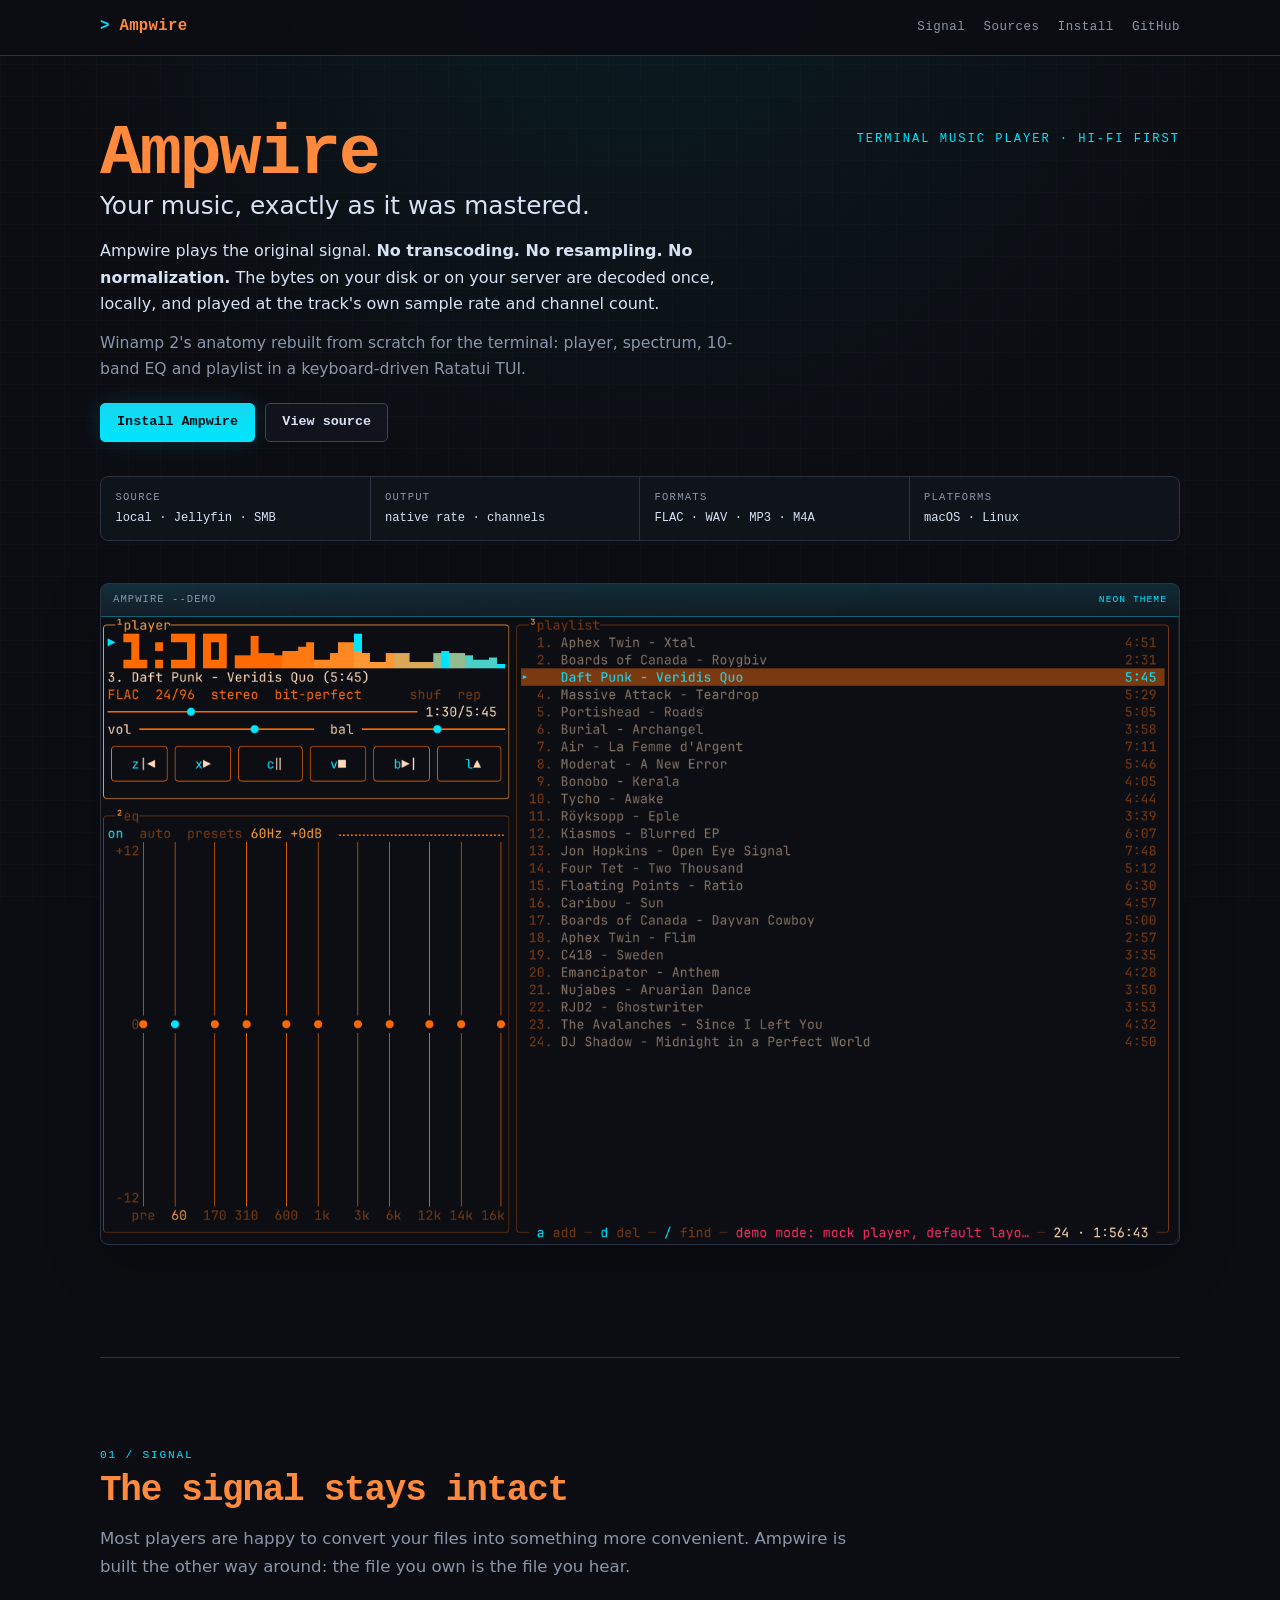
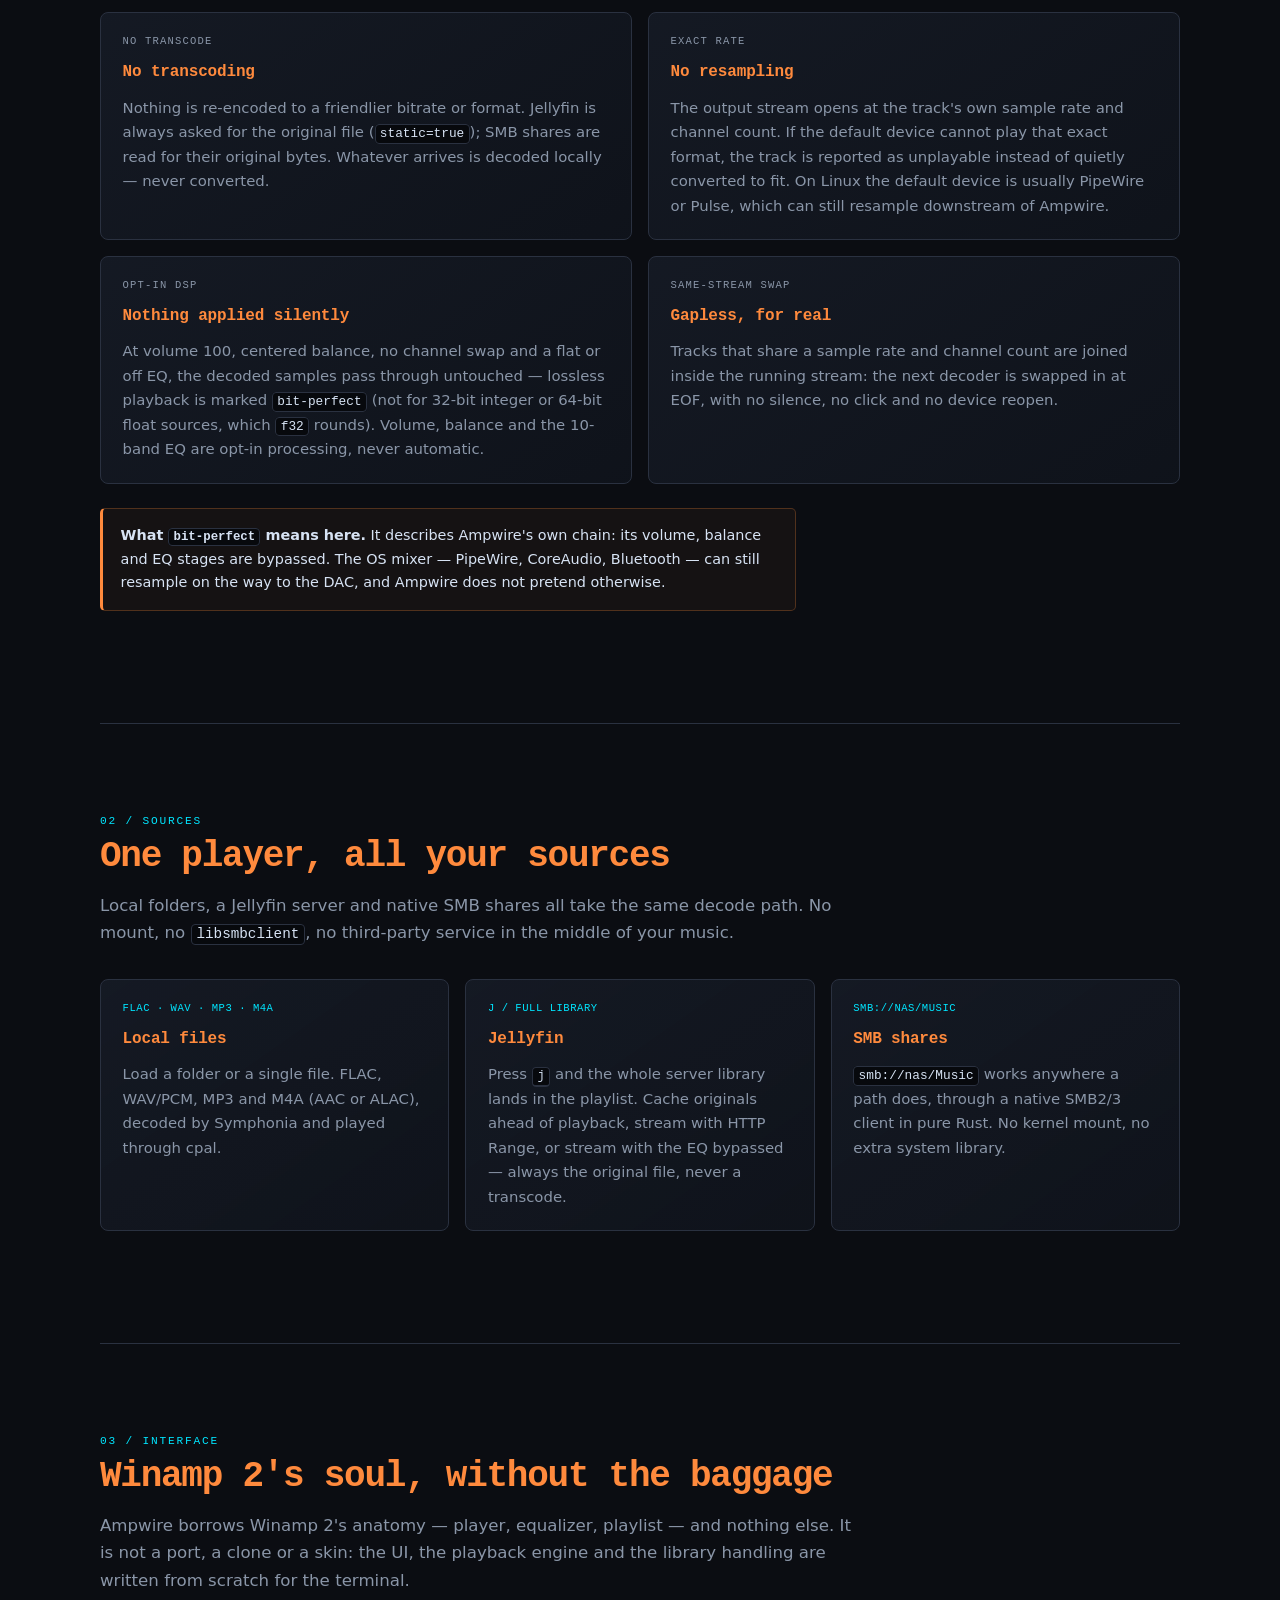
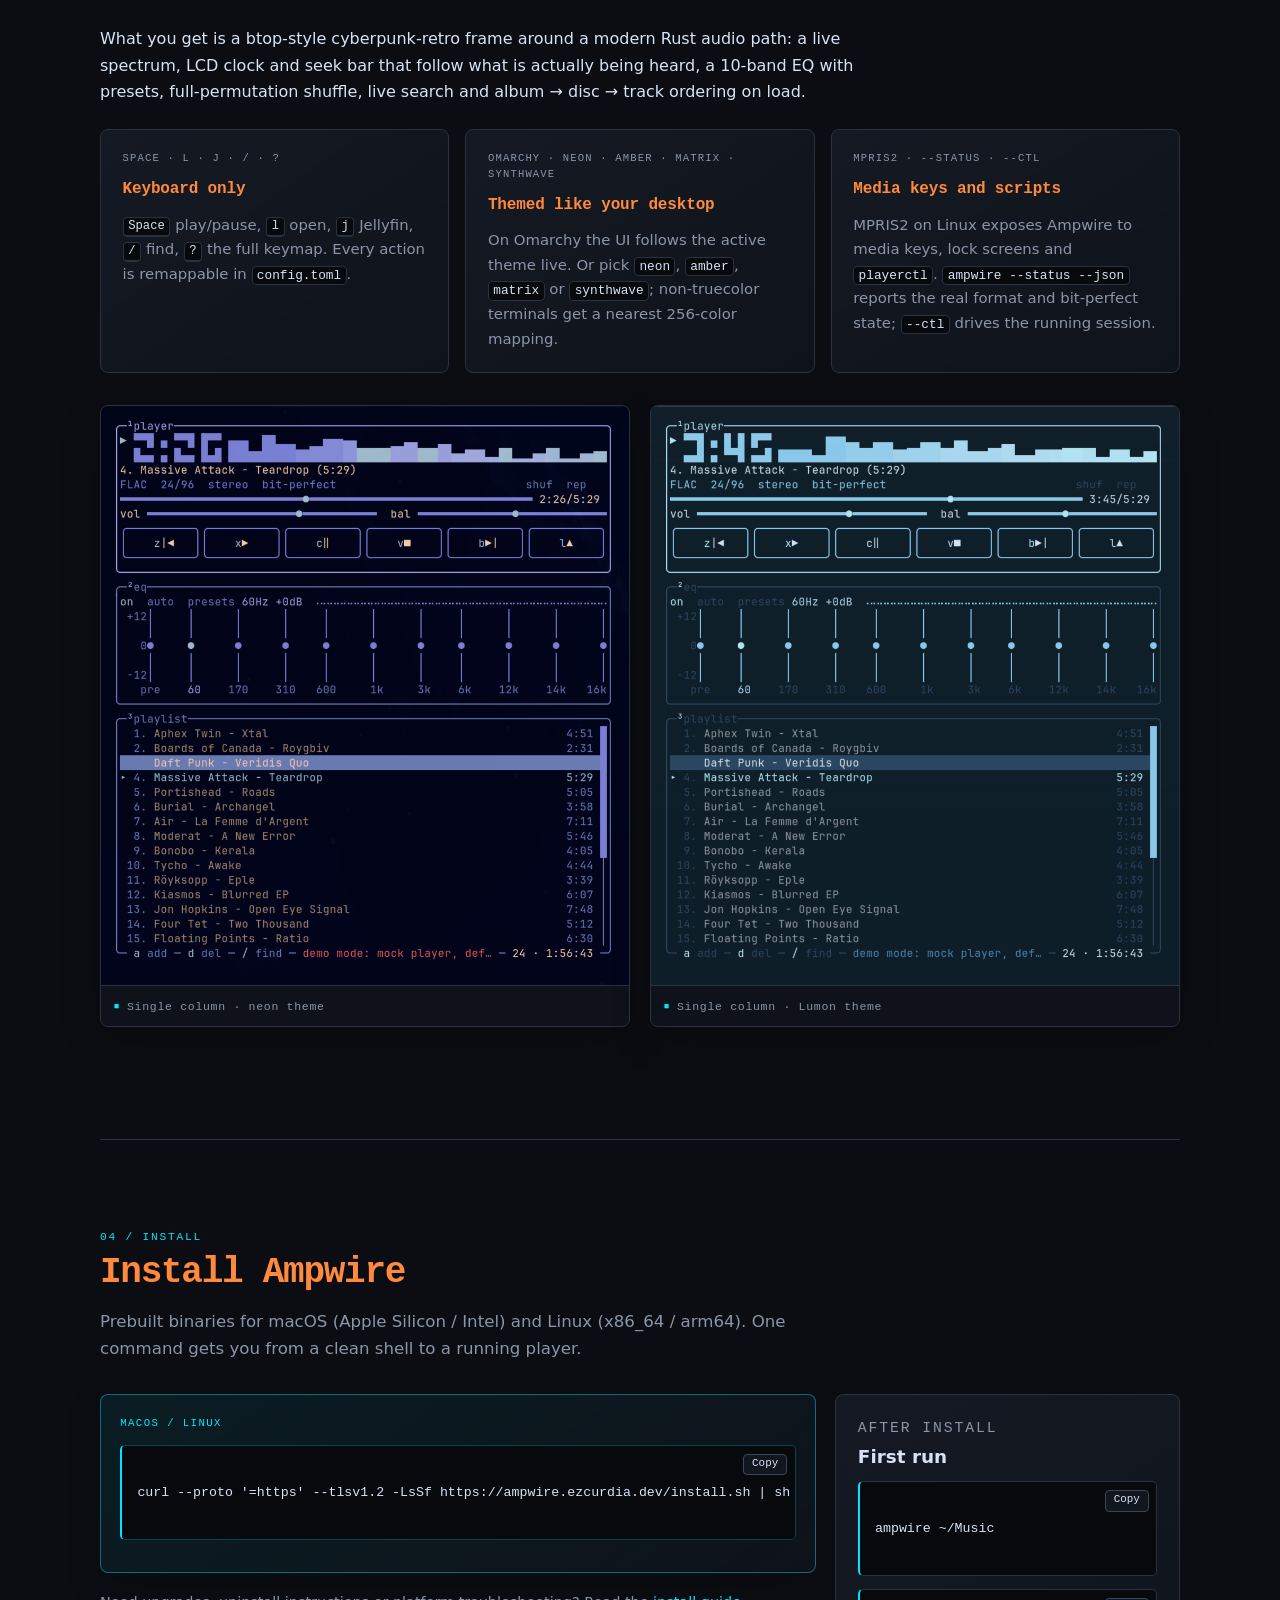
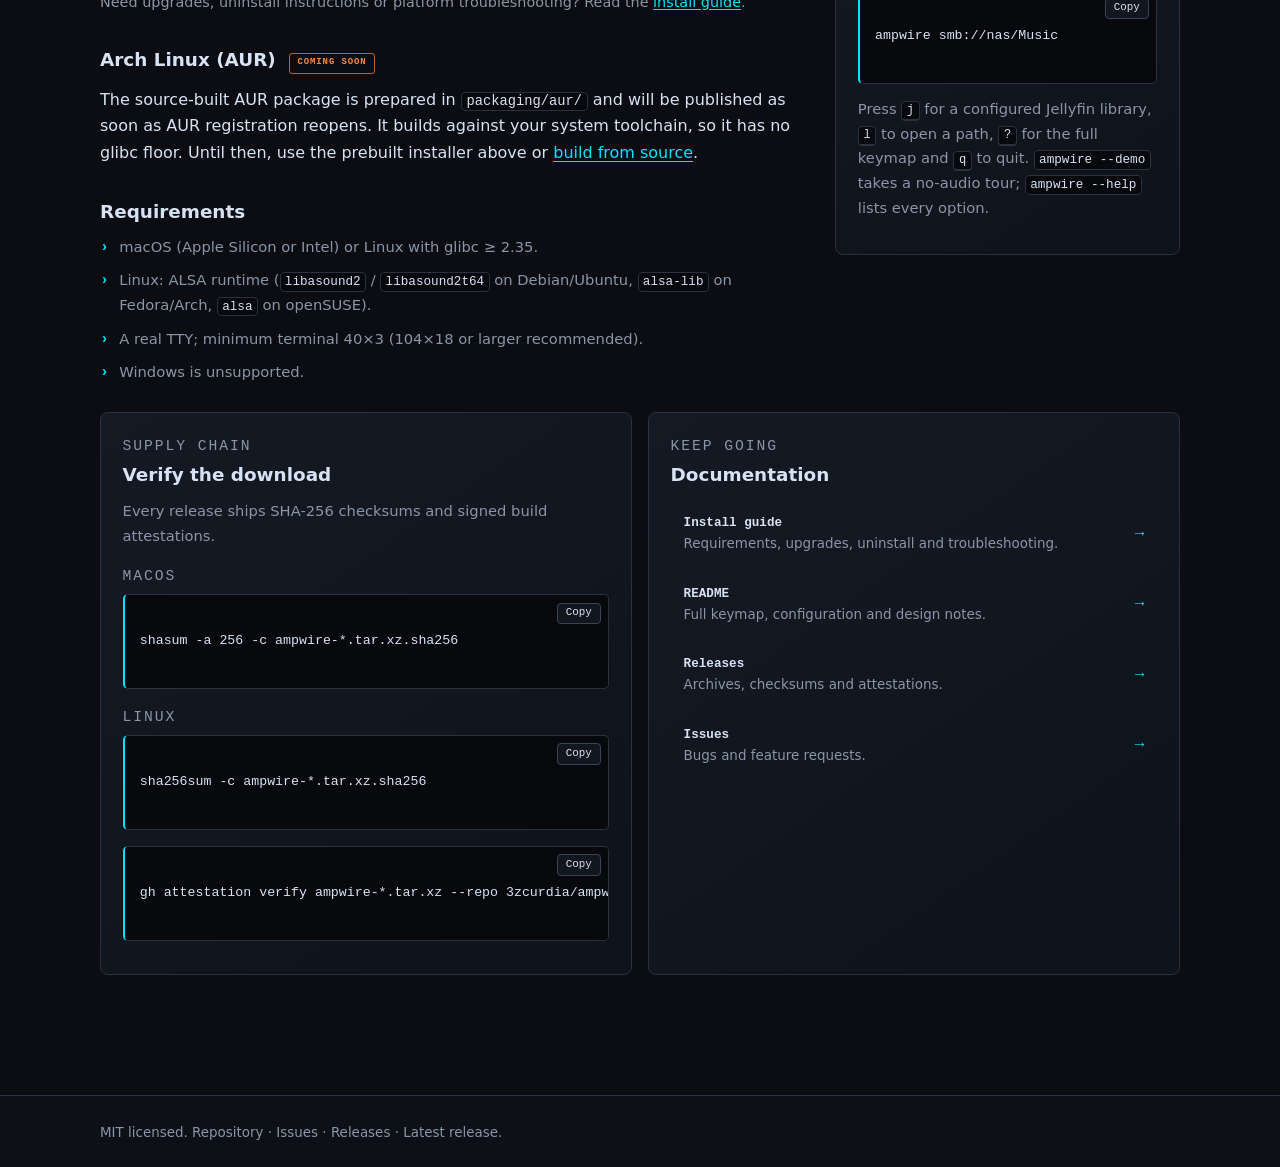
<file: docs/index.html>
<!DOCTYPE html>
<html lang="en">
<head>
  <meta charset="utf-8">
  <meta name="viewport" content="width=device-width, initial-scale=1">
  <meta name="theme-color" content="#0b0d12">
  <title>Ampwire — bit-perfect music in your terminal</title>
  <meta name="description" content="A terminal music player for hi-fi listening. No transcoding, no resampling, no normalization: your music decoded once, locally, and played at its native sample rate and channel count.">
  <link rel="canonical" href="https://ampwire.ezcurdia.dev/">
  <meta property="og:title" content="Ampwire — bit-perfect music in your terminal">
  <meta property="og:description" content="No transcoding. No resampling. No normalization. A Winamp 2-inspired terminal player for people who care about the signal.">
  <meta property="og:image" content="https://ampwire.ezcurdia.dev/images/neon.png">
  <meta property="og:image:alt" content="Ampwire terminal interface showing the player, spectrum, equalizer and playlist panels">
  <meta property="og:url" content="https://ampwire.ezcurdia.dev/">
  <meta property="og:type" content="website">
  <meta property="og:site_name" content="Ampwire">
  <meta name="twitter:card" content="summary_large_image">
  <meta name="twitter:image" content="https://ampwire.ezcurdia.dev/images/neon.png">
  <meta name="twitter:image:alt" content="Ampwire terminal interface showing the player, spectrum, equalizer and playlist panels">
  <link rel="stylesheet" href="style.css">
</head>
<body>
  <a class="skip" href="#main">Skip to content</a>
  <header class="site">
    <a class="brand" href="index.html"><span class="prompt" aria-hidden="true">&gt;</span> Ampwire</a>
    <nav aria-label="Primary">
      <a href="#signal">Signal</a>
      <a href="#sources">Sources</a>
      <a href="#install">Install</a>
      <a href="https://github.com/3zcurdia/ampwire">GitHub</a>
    </nav>
  </header>
  <main id="main">
    <section class="hero" aria-labelledby="hero-title">
      <div class="hero-copy">
        <div class="hero-topline">
          <h1 id="hero-title">Ampwire</h1>
          <p class="hero-tagline">Terminal music player · hi-fi first</p>
        </div>
        <p class="lead">Your music, exactly as it was mastered.</p>
        <p>Ampwire plays the original signal. <strong>No transcoding. No resampling. No normalization.</strong> The bytes on your disk or on your server are decoded once, locally, and played at the track's own sample rate and channel count.</p>
        <p class="sub">Winamp 2's anatomy rebuilt from scratch for the terminal: player, spectrum, 10-band EQ and playlist in a keyboard-driven Ratatui TUI.</p>
        <div class="cta">
          <a class="primary" href="#install">Install Ampwire</a>
          <a href="https://github.com/3zcurdia/ampwire">View source</a>
        </div>
        <dl class="hero-facts" aria-label="Ampwire at a glance">
          <div>
            <dt>Source</dt>
            <dd>local · Jellyfin · SMB</dd>
          </div>
          <div>
            <dt>Output</dt>
            <dd>native rate · channels</dd>
          </div>
          <div>
            <dt>Formats</dt>
            <dd>FLAC · WAV · MP3 · M4A</dd>
          </div>
          <div>
            <dt>Platforms</dt>
            <dd>macOS · Linux</dd>
          </div>
        </dl>
      </div>
    </section>

    <figure class="hero-shot">
      <div class="terminal-bar">
        <span>ampwire --demo</span>
        <span>neon theme</span>
      </div>
      <img src="images/neon.png" alt="Ampwire terminal interface showing the player, spectrum, equalizer and playlist panels while playing a 24/96 FLAC" width="1492" height="867" fetchpriority="high">
    </figure>

    <section id="signal" class="section" aria-labelledby="signal-title">
      <header class="section-head">
        <p class="section-index">01 / SIGNAL</p>
        <h2 id="signal-title">The signal stays intact</h2>
        <p class="section-lead">Most players are happy to convert your files into something more convenient. Ampwire is built the other way around: the file you own is the file you hear.</p>
      </header>
      <div class="grid two">
        <article class="card">
          <p class="card-tag">no transcode</p>
          <h3>No transcoding</h3>
          <p>Nothing is re-encoded to a friendlier bitrate or format. Jellyfin is always asked for the original file (<code>static=true</code>); SMB shares are read for their original bytes. Whatever arrives is decoded locally &mdash; never converted.</p>
        </article>
        <article class="card">
          <p class="card-tag">exact rate</p>
          <h3>No resampling</h3>
          <p>The output stream opens at the track's own sample rate and channel count. If the default device cannot play that exact format, the track is reported as unplayable instead of quietly converted to fit. On Linux the default device is usually PipeWire or Pulse, which can still resample downstream of Ampwire.</p>
        </article>
        <article class="card">
          <p class="card-tag">opt-in DSP</p>
          <h3>Nothing applied silently</h3>
          <p>At volume 100, centered balance, no channel swap and a flat or off EQ, the decoded samples pass through untouched &mdash; lossless playback is marked <code>bit-perfect</code> (not for 32-bit integer or 64-bit float sources, which <code>f32</code> rounds). Volume, balance and the 10-band EQ are opt-in processing, never automatic.</p>
        </article>
        <article class="card">
          <p class="card-tag">same-stream swap</p>
          <h3>Gapless, for real</h3>
          <p>Tracks that share a sample rate and channel count are joined inside the running stream: the next decoder is swapped in at EOF, with no silence, no click and no device reopen.</p>
        </article>
      </div>
      <p class="note"><strong>What <code>bit-perfect</code> means here.</strong> It describes Ampwire's own chain: its volume, balance and EQ stages are bypassed. The OS mixer &mdash; PipeWire, CoreAudio, Bluetooth &mdash; can still resample on the way to the DAC, and Ampwire does not pretend otherwise.</p>
    </section>

    <section id="sources" class="section" aria-labelledby="sources-title">
      <header class="section-head">
        <p class="section-index">02 / SOURCES</p>
        <h2 id="sources-title">One player, all your sources</h2>
        <p class="section-lead">Local folders, a Jellyfin server and native SMB shares all take the same decode path. No mount, no <code>libsmbclient</code>, no third-party service in the middle of your music.</p>
      </header>
      <div class="grid three">
        <article class="card">
          <p class="card-tag"><code>FLAC · WAV · MP3 · M4A</code></p>
          <h3>Local files</h3>
          <p>Load a folder or a single file. FLAC, WAV/PCM, MP3 and M4A (AAC or ALAC), decoded by Symphonia and played through cpal.</p>
        </article>
        <article class="card">
          <p class="card-tag"><code>j / full library</code></p>
          <h3>Jellyfin</h3>
          <p>Press <kbd>j</kbd> and the whole server library lands in the playlist. Cache originals ahead of playback, stream with HTTP Range, or stream with the EQ bypassed &mdash; always the original file, never a transcode.</p>
        </article>
        <article class="card">
          <p class="card-tag"><code>smb://nas/Music</code></p>
          <h3>SMB shares</h3>
          <p><code>smb://nas/Music</code> works anywhere a path does, through a native SMB2/3 client in pure Rust. No kernel mount, no extra system library.</p>
        </article>
      </div>
    </section>

    <section id="winamp" class="section" aria-labelledby="winamp-title">
      <header class="section-head">
        <p class="section-index">03 / INTERFACE</p>
        <h2 id="winamp-title">Winamp 2's soul, without the baggage</h2>
        <p class="section-lead">Ampwire borrows Winamp 2's anatomy &mdash; player, equalizer, playlist &mdash; and nothing else. It is not a port, a clone or a skin: the UI, the playback engine and the library handling are written from scratch for the terminal.</p>
      </header>
      <p>What you get is a btop-style cyberpunk-retro frame around a modern Rust audio path: a live spectrum, LCD clock and seek bar that follow what is actually being heard, a 10-band EQ with presets, full-permutation shuffle, live search and album &rarr; disc &rarr; track ordering on load.</p>
      <div class="grid three">
        <article class="card">
          <p class="card-tag">Space · l · j · / · ?</p>
          <h3>Keyboard only</h3>
          <p><kbd>Space</kbd> play/pause, <kbd>l</kbd> open, <kbd>j</kbd> Jellyfin, <kbd>/</kbd> find, <kbd>?</kbd> the full keymap. Every action is remappable in <code>config.toml</code>.</p>
        </article>
        <article class="card">
          <p class="card-tag">omarchy · neon · amber · matrix · synthwave</p>
          <h3>Themed like your desktop</h3>
          <p>On Omarchy the UI follows the active theme live. Or pick <code>neon</code>, <code>amber</code>, <code>matrix</code> or <code>synthwave</code>; non-truecolor terminals get a nearest 256-color mapping.</p>
        </article>
        <article class="card">
          <p class="card-tag">MPRIS2 · --status · --ctl</p>
          <h3>Media keys and scripts</h3>
          <p>MPRIS2 on Linux exposes Ampwire to media keys, lock screens and <code>playerctl</code>. <code>ampwire --status --json</code> reports the real format and bit-perfect state; <code>--ctl</code> drives the running session.</p>
        </article>
      </div>
      <div class="gallery">
        <figure>
          <img src="images/vertical.png" alt="Ampwire single-column layout with the neon theme" width="937" height="1028" loading="lazy">
          <figcaption>Single column · neon theme</figcaption>
        </figure>
        <figure>
          <img src="images/vertical-lumon.png" alt="Ampwire single-column layout with the Lumon light theme" width="937" height="1028" loading="lazy">
          <figcaption>Single column · Lumon theme</figcaption>
        </figure>
      </div>
    </section>

    <section id="install" class="section" aria-labelledby="install-title">
      <header class="section-head">
        <p class="section-index">04 / INSTALL</p>
        <h2 id="install-title">Install Ampwire</h2>
        <p class="section-lead">Prebuilt binaries for macOS (Apple Silicon / Intel) and Linux (x86_64 / arm64). One command gets you from a clean shell to a running player.</p>
      </header>

      <div class="install-layout">
        <div class="install-primary">
          <div class="install-box">
            <p class="box-label">macOS / Linux</p>
            <div class="code" data-copy="curl --proto '=https' --tlsv1.2 -LsSf https://ampwire.ezcurdia.dev/install.sh | sh">
curl --proto '=https' --tlsv1.2 -LsSf https://ampwire.ezcurdia.dev/install.sh | sh
            </div>
          </div>
          <p class="install-more">Need upgrades, uninstall instructions or platform troubleshooting? Read the <a href="install.html">install guide</a>.</p>

          <h3 class="subheading">Arch Linux (AUR) <span class="soon">coming soon</span></h3>
          <p>The source-built AUR package is prepared in <code>packaging/aur/</code> and will be published as soon as AUR registration reopens. It builds against your system toolchain, so it has no glibc floor. Until then, use the prebuilt installer above or <a href="https://github.com/3zcurdia/ampwire#from-source">build from source</a>.</p>

          <h3 class="subheading">Requirements</h3>
          <ul class="req">
            <li>macOS (Apple Silicon or Intel) or Linux with glibc &ge; 2.35.</li>
            <li>Linux: ALSA runtime (<code>libasound2</code> / <code>libasound2t64</code> on Debian/Ubuntu, <code>alsa-lib</code> on Fedora/Arch, <code>alsa</code> on openSUSE).</li>
            <li>A real TTY; minimum terminal 40&times;3 (104&times;18 or larger recommended).</li>
            <li>Windows is unsupported.</li>
          </ul>
        </div>

        <aside class="panel first-run">
          <p class="panel-eyebrow">After install</p>
          <h3>First run</h3>
          <div class="code" data-copy="ampwire ~/Music">
ampwire ~/Music
          </div>
          <div class="code" data-copy="ampwire smb://nas/Music">
ampwire smb://nas/Music
          </div>
          <p>Press <kbd>j</kbd> for a configured Jellyfin library, <kbd>l</kbd> to open a path, <kbd>?</kbd> for the full keymap and <kbd>q</kbd> to quit. <code>ampwire --demo</code> takes a no-audio tour; <code>ampwire --help</code> lists every option.</p>
        </aside>
      </div>

      <div class="setup-bottom grid two">
        <article class="panel">
          <p class="panel-eyebrow">Supply chain</p>
          <h3>Verify the download</h3>
          <p>Every release ships SHA-256 checksums and signed build attestations.</p>
          <div class="command">
            <p class="command-label">macOS</p>
            <div class="code" data-copy="shasum -a 256 -c ampwire-*.tar.xz.sha256">
shasum -a 256 -c ampwire-*.tar.xz.sha256
            </div>
          </div>
          <div class="command">
            <p class="command-label">Linux</p>
            <div class="code" data-copy="sha256sum -c ampwire-*.tar.xz.sha256">
sha256sum -c ampwire-*.tar.xz.sha256
            </div>
          </div>
          <div class="code" data-copy="gh attestation verify ampwire-*.tar.xz --repo 3zcurdia/ampwire">
gh attestation verify ampwire-*.tar.xz --repo 3zcurdia/ampwire
          </div>
        </article>

        <article class="panel">
          <p class="panel-eyebrow">Keep going</p>
          <h3>Documentation</h3>
          <ul class="doc-links">
            <li><a href="install.html"><span><strong>Install guide</strong>Requirements, upgrades, uninstall and troubleshooting.</span><b aria-hidden="true">&rarr;</b></a></li>
            <li><a href="https://github.com/3zcurdia/ampwire#readme"><span><strong>README</strong>Full keymap, configuration and design notes.</span><b aria-hidden="true">&rarr;</b></a></li>
            <li><a href="https://github.com/3zcurdia/ampwire/releases"><span><strong>Releases</strong>Archives, checksums and attestations.</span><b aria-hidden="true">&rarr;</b></a></li>
            <li><a href="https://github.com/3zcurdia/ampwire/issues"><span><strong>Issues</strong>Bugs and feature requests.</span><b aria-hidden="true">&rarr;</b></a></li>
          </ul>
        </article>
      </div>

      <p class="aria-live" id="copy-status" aria-live="polite"></p>
    </section>
  </main>
  <footer>
    <p>MIT licensed. <a href="https://github.com/3zcurdia/ampwire">Repository</a> · <a href="https://github.com/3zcurdia/ampwire/issues">Issues</a> · <a href="https://github.com/3zcurdia/ampwire/releases">Releases</a> · <a href="https://github.com/3zcurdia/ampwire/releases/latest">Latest release</a>.</p>
  </footer>
  <script>
    (function () {
      var status = document.getElementById('copy-status');
      document.querySelectorAll('.code').forEach(function (block) {
        var btn = document.createElement('button');
        btn.className = 'copy';
        btn.type = 'button';
        btn.textContent = 'Copy';
        btn.setAttribute('aria-label', 'Copy code to clipboard');
        btn.addEventListener('click', function () {
          var text = block.getAttribute('data-copy') || block.textContent.trim();
          var done = function (ok) {
            btn.textContent = ok ? 'Copied' : 'Copy failed';
            if (status) status.textContent = ok ? 'Copied to clipboard' : 'Copy failed';
            setTimeout(function () { btn.textContent = 'Copy'; }, 1500);
          };
          if (navigator.clipboard && navigator.clipboard.writeText) {
            navigator.clipboard.writeText(text).then(function () { done(true); }, function () { done(false); });
          } else {
            try {
              var ta = document.createElement('textarea');
              ta.value = text;
              ta.style.position = 'fixed';
              ta.style.opacity = '0';
              document.body.appendChild(ta);
              ta.select();
              document.execCommand('copy');
              document.body.removeChild(ta);
              done(true);
            } catch (e) { done(false); }
          }
        });
        block.appendChild(btn);
      });
    })();
  </script>
</body>
</html>
</file>
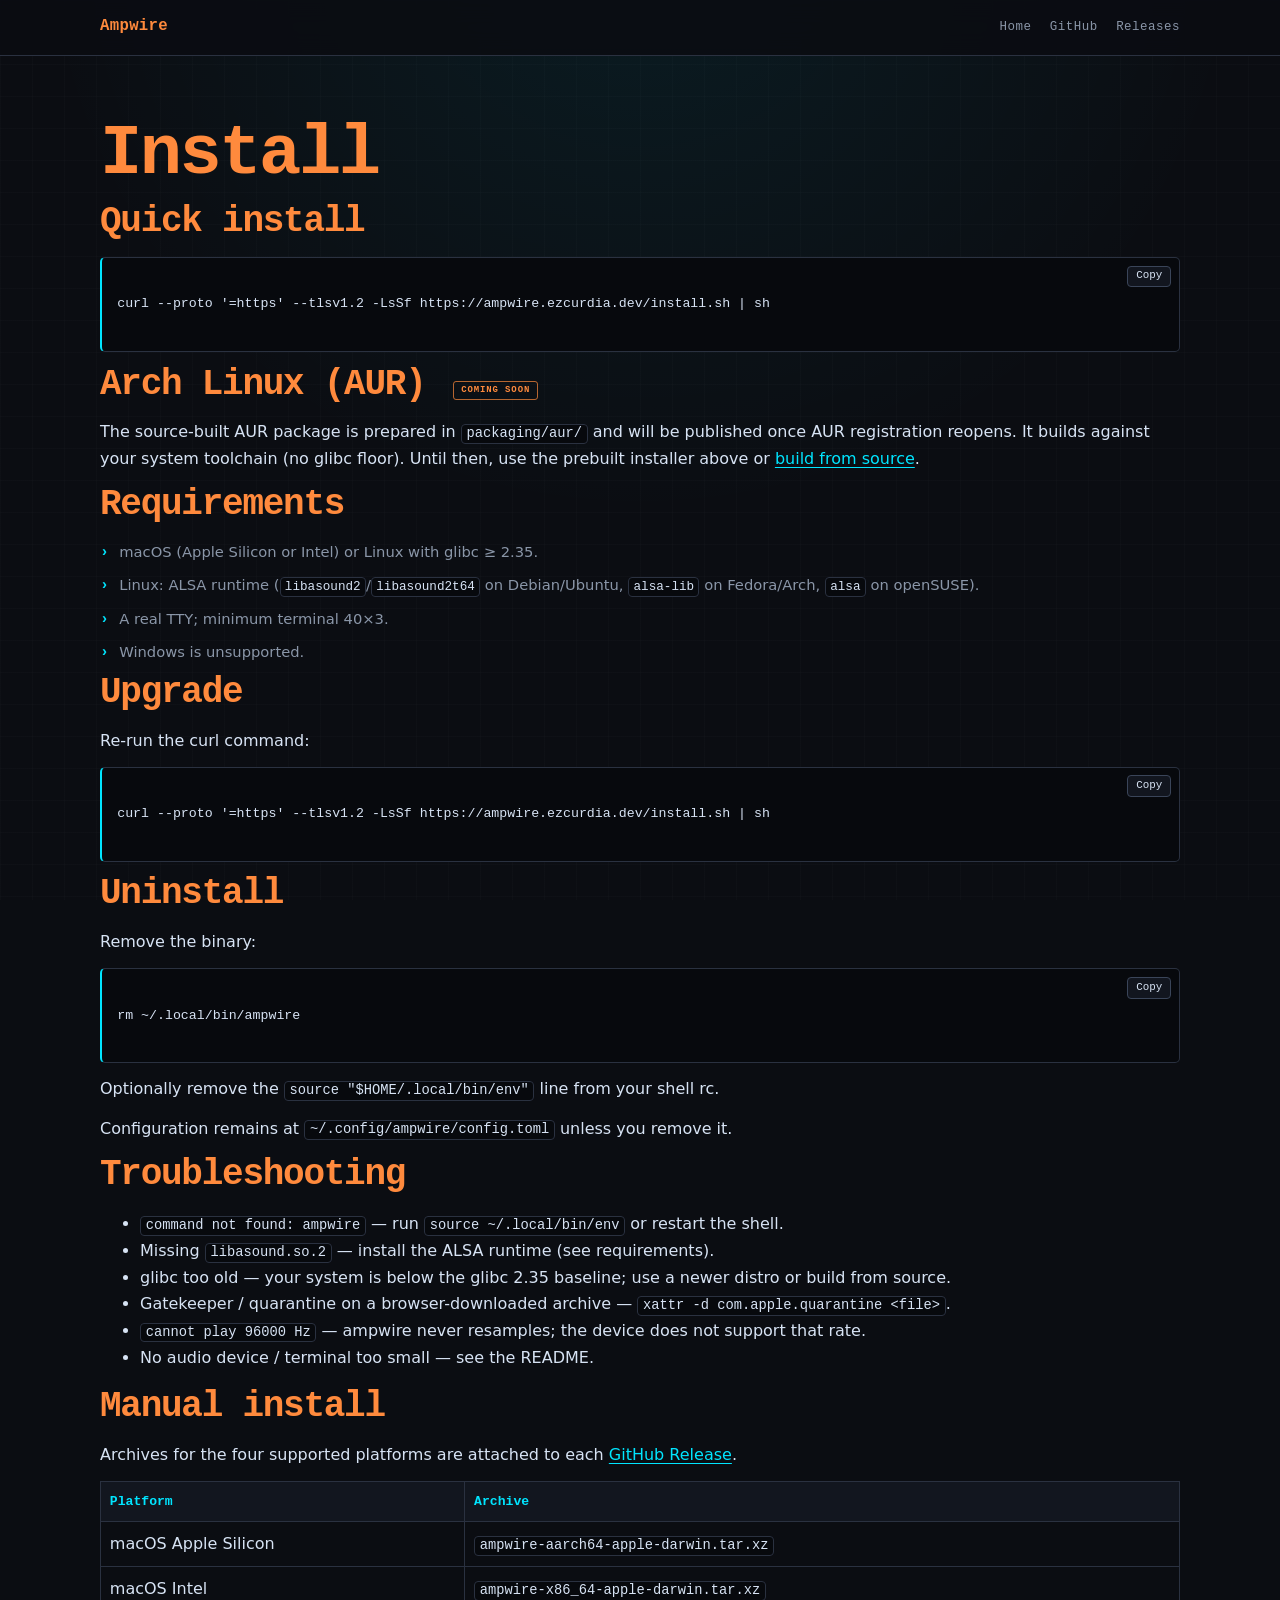
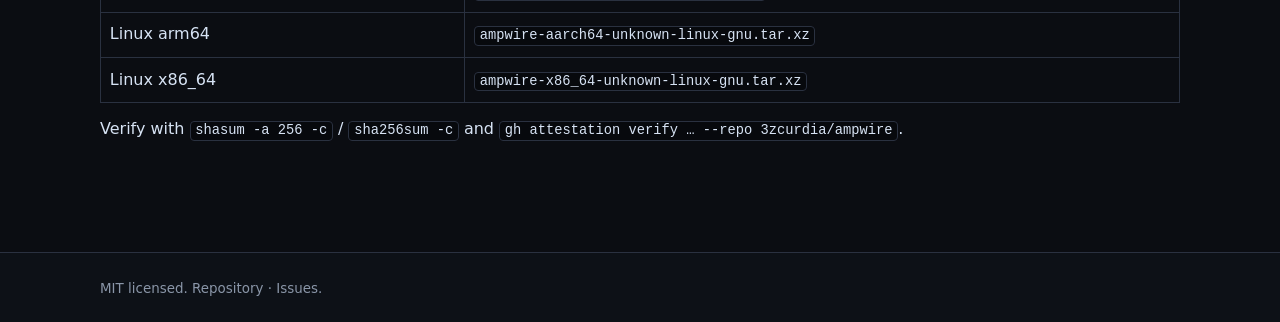
<file: docs/install.html>
<!DOCTYPE html>
<html lang="en">
<head>
  <meta charset="utf-8">
  <meta name="viewport" content="width=device-width, initial-scale=1">
  <title>Install — Ampwire</title>
  <meta name="description" content="Install Ampwire: curl, manual archives, upgrade, uninstall and troubleshooting.">
  <link rel="canonical" href="https://ampwire.ezcurdia.dev/install.html">
  <link rel="stylesheet" href="style.css">
</head>
<body>
  <a class="skip" href="#main">Skip to content</a>
  <header class="site">
    <a class="brand" href="index.html">Ampwire</a>
    <nav aria-label="Primary">
      <a href="index.html">Home</a>
      <a href="https://github.com/3zcurdia/ampwire">GitHub</a>
      <a href="https://github.com/3zcurdia/ampwire/releases/latest">Releases</a>
    </nav>
  </header>
  <main id="main">
    <h1>Install</h1>

    <h2>Quick install</h2>
    <div class="code" data-copy="curl --proto '=https' --tlsv1.2 -LsSf https://ampwire.ezcurdia.dev/install.sh | sh">
curl --proto '=https' --tlsv1.2 -LsSf https://ampwire.ezcurdia.dev/install.sh | sh
    </div>

    <h2>Arch Linux (AUR) <span class="soon">coming soon</span></h2>
    <p>The source-built AUR package is prepared in <code>packaging/aur/</code> and will be published once AUR registration reopens. It builds against your system toolchain (no glibc floor). Until then, use the prebuilt installer above or <a href="https://github.com/3zcurdia/ampwire#from-source">build from source</a>.</p>

    <h2>Requirements</h2>
    <ul class="req">
      <li>macOS (Apple Silicon or Intel) or Linux with glibc &ge; 2.35.</li>
      <li>Linux: ALSA runtime (<code>libasound2</code>/<code>libasound2t64</code> on Debian/Ubuntu, <code>alsa-lib</code> on Fedora/Arch, <code>alsa</code> on openSUSE).</li>
      <li>A real TTY; minimum terminal 40&times;3.</li>
      <li>Windows is unsupported.</li>
    </ul>

    <h2>Upgrade</h2>
    <p>Re-run the curl command:</p>
    <div class="code" data-copy="curl --proto '=https' --tlsv1.2 -LsSf https://ampwire.ezcurdia.dev/install.sh | sh">
curl --proto '=https' --tlsv1.2 -LsSf https://ampwire.ezcurdia.dev/install.sh | sh
    </div>

    <h2>Uninstall</h2>
    <p>Remove the binary:</p>
    <div class="code" data-copy="rm ~/.local/bin/ampwire">
rm ~/.local/bin/ampwire
    </div>
    <p>Optionally remove the <code>source "$HOME/.local/bin/env"</code> line from your shell rc.</p>
    <p>Configuration remains at <code>~/.config/ampwire/config.toml</code> unless you remove it.</p>

    <h2>Troubleshooting</h2>
    <ul>
      <li><code>command not found: ampwire</code> — run <code>source ~/.local/bin/env</code> or restart the shell.</li>
      <li>Missing <code>libasound.so.2</code> — install the ALSA runtime (see requirements).</li>
      <li>glibc too old — your system is below the glibc 2.35 baseline; use a newer distro or build from source.</li>
      <li>Gatekeeper / quarantine on a browser-downloaded archive — <code>xattr -d com.apple.quarantine &lt;file&gt;</code>.</li>
      <li><code>cannot play 96000 Hz</code> — ampwire never resamples; the device does not support that rate.</li>
      <li>No audio device / terminal too small — see the README.</li>
    </ul>

    <h2>Manual install</h2>
    <p>Archives for the four supported platforms are attached to each <a href="https://github.com/3zcurdia/ampwire/releases/latest">GitHub Release</a>.</p>
    <table>
      <thead><tr><th>Platform</th><th>Archive</th></tr></thead>
      <tbody>
        <tr><td>macOS Apple Silicon</td><td><code>ampwire-aarch64-apple-darwin.tar.xz</code></td></tr>
        <tr><td>macOS Intel</td><td><code>ampwire-x86_64-apple-darwin.tar.xz</code></td></tr>
        <tr><td>Linux arm64</td><td><code>ampwire-aarch64-unknown-linux-gnu.tar.xz</code></td></tr>
        <tr><td>Linux x86_64</td><td><code>ampwire-x86_64-unknown-linux-gnu.tar.xz</code></td></tr>
      </tbody>
    </table>
    <p>Verify with <code>shasum -a 256 -c</code> / <code>sha256sum -c</code> and <code>gh attestation verify … --repo 3zcurdia/ampwire</code>.</p>
  </main>
  <footer>
    <p>MIT licensed. <a href="https://github.com/3zcurdia/ampwire">Repository</a> · <a href="https://github.com/3zcurdia/ampwire/issues">Issues</a>.</p>
  </footer>
  <script>
    (function () {
      var status = document.createElement('div');
      status.className = 'aria-live';
      status.setAttribute('aria-live', 'polite');
      document.body.appendChild(status);
      document.querySelectorAll('.code').forEach(function (block) {
        var btn = document.createElement('button');
        btn.className = 'copy';
        btn.type = 'button';
        btn.textContent = 'Copy';
        btn.setAttribute('aria-label', 'Copy code to clipboard');
        btn.addEventListener('click', function () {
          var text = block.getAttribute('data-copy') || block.textContent.trim();
          var done = function (ok) {
            btn.textContent = ok ? 'Copied' : 'Copy failed';
            status.textContent = ok ? 'Copied to clipboard' : 'Copy failed';
            setTimeout(function () { btn.textContent = 'Copy'; }, 1500);
          };
          if (navigator.clipboard && navigator.clipboard.writeText) {
            navigator.clipboard.writeText(text).then(function () { done(true); }, function () { done(false); });
          } else {
            try {
              var ta = document.createElement('textarea');
              ta.value = text;
              ta.style.position = 'fixed';
              ta.style.opacity = '0';
              document.body.appendChild(ta);
              ta.select();
              document.execCommand('copy');
              document.body.removeChild(ta);
              done(true);
            } catch (e) { done(false); }
          }
        });
        block.appendChild(btn);
      });
    })();
  </script>
</body>
</html>
</file>
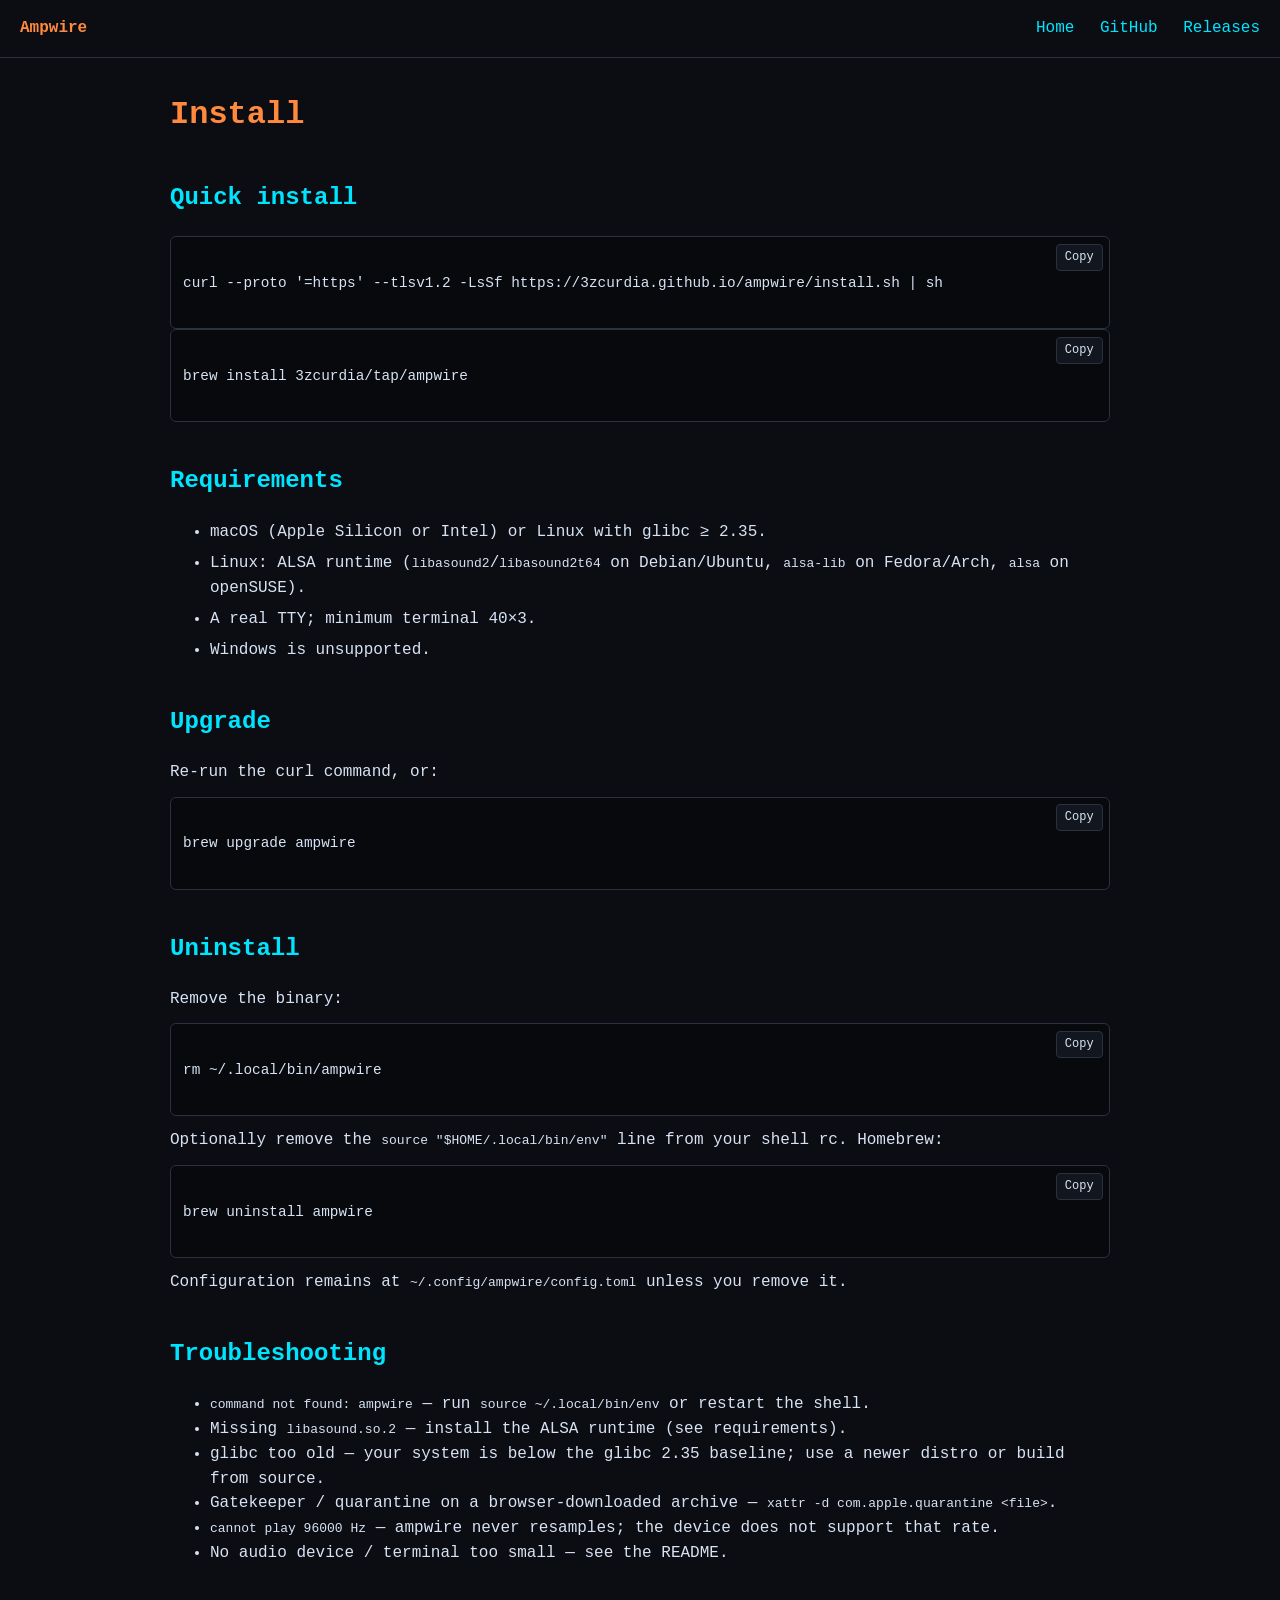
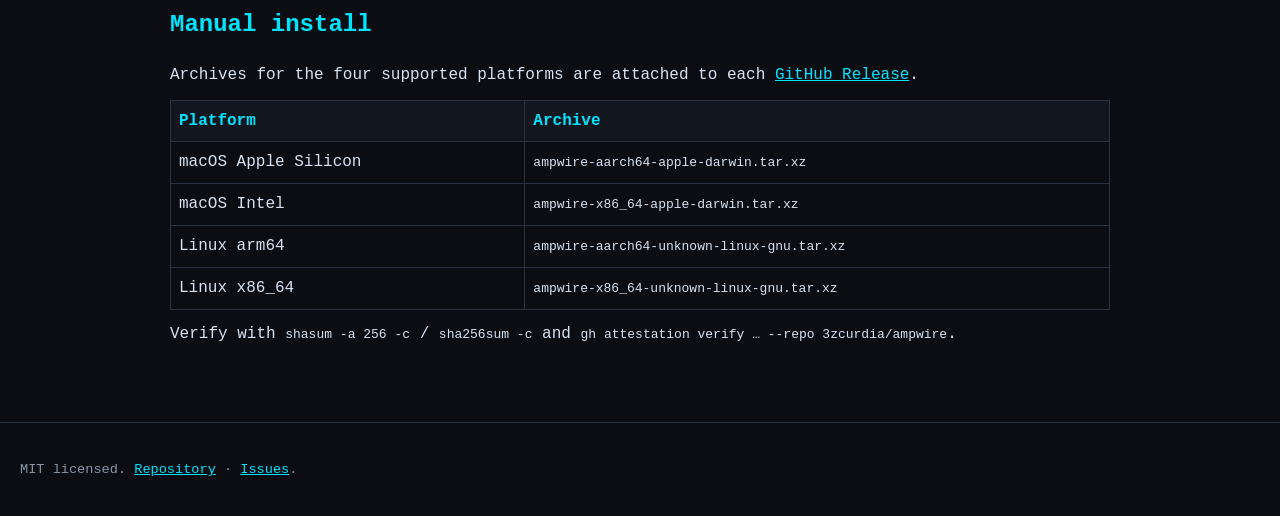
<file: docs/site/install.html>
<!DOCTYPE html>
<html lang="en">
<head>
  <meta charset="utf-8">
  <meta name="viewport" content="width=device-width, initial-scale=1">
  <title>Install — Ampwire</title>
  <meta name="description" content="Install Ampwire: curl, Homebrew, manual archives, upgrade, uninstall and troubleshooting.">
  <link rel="canonical" href="https://3zcurdia.github.io/ampwire/install.html">
  <link rel="stylesheet" href="style.css">
</head>
<body>
  <a class="skip" href="#main">Skip to content</a>
  <header class="site">
    <a class="brand" href="index.html">Ampwire</a>
    <nav aria-label="Primary">
      <a href="index.html">Home</a>
      <a href="https://github.com/3zcurdia/ampwire">GitHub</a>
      <a href="https://github.com/3zcurdia/ampwire/releases/latest">Releases</a>
    </nav>
  </header>
  <main id="main">
    <h1>Install</h1>

    <h2>Quick install</h2>
    <div class="code" data-copy="curl --proto '=https' --tlsv1.2 -LsSf https://3zcurdia.github.io/ampwire/install.sh | sh">
curl --proto '=https' --tlsv1.2 -LsSf https://3zcurdia.github.io/ampwire/install.sh | sh
    </div>
    <div class="code" data-copy="brew install 3zcurdia/tap/ampwire">
brew install 3zcurdia/tap/ampwire
    </div>

    <h2>Requirements</h2>
    <ul class="req">
      <li>macOS (Apple Silicon or Intel) or Linux with glibc &ge; 2.35.</li>
      <li>Linux: ALSA runtime (<code>libasound2</code>/<code>libasound2t64</code> on Debian/Ubuntu, <code>alsa-lib</code> on Fedora/Arch, <code>alsa</code> on openSUSE).</li>
      <li>A real TTY; minimum terminal 40&times;3.</li>
      <li>Windows is unsupported.</li>
    </ul>

    <h2>Upgrade</h2>
    <p>Re-run the curl command, or:</p>
    <div class="code" data-copy="brew upgrade ampwire">
brew upgrade ampwire
    </div>

    <h2>Uninstall</h2>
    <p>Remove the binary:</p>
    <div class="code" data-copy="rm ~/.local/bin/ampwire">
rm ~/.local/bin/ampwire
    </div>
    <p>Optionally remove the <code>source "$HOME/.local/bin/env"</code> line from your shell rc. Homebrew:</p>
    <div class="code" data-copy="brew uninstall ampwire">
brew uninstall ampwire
    </div>
    <p>Configuration remains at <code>~/.config/ampwire/config.toml</code> unless you remove it.</p>

    <h2>Troubleshooting</h2>
    <ul>
      <li><code>command not found: ampwire</code> — run <code>source ~/.local/bin/env</code> or restart the shell.</li>
      <li>Missing <code>libasound.so.2</code> — install the ALSA runtime (see requirements).</li>
      <li>glibc too old — your system is below the glibc 2.35 baseline; use a newer distro or build from source.</li>
      <li>Gatekeeper / quarantine on a browser-downloaded archive — <code>xattr -d com.apple.quarantine &lt;file&gt;</code>.</li>
      <li><code>cannot play 96000 Hz</code> — ampwire never resamples; the device does not support that rate.</li>
      <li>No audio device / terminal too small — see the README.</li>
    </ul>

    <h2>Manual install</h2>
    <p>Archives for the four supported platforms are attached to each <a href="https://github.com/3zcurdia/ampwire/releases/latest">GitHub Release</a>.</p>
    <table>
      <thead><tr><th>Platform</th><th>Archive</th></tr></thead>
      <tbody>
        <tr><td>macOS Apple Silicon</td><td><code>ampwire-aarch64-apple-darwin.tar.xz</code></td></tr>
        <tr><td>macOS Intel</td><td><code>ampwire-x86_64-apple-darwin.tar.xz</code></td></tr>
        <tr><td>Linux arm64</td><td><code>ampwire-aarch64-unknown-linux-gnu.tar.xz</code></td></tr>
        <tr><td>Linux x86_64</td><td><code>ampwire-x86_64-unknown-linux-gnu.tar.xz</code></td></tr>
      </tbody>
    </table>
    <p>Verify with <code>shasum -a 256 -c</code> / <code>sha256sum -c</code> and <code>gh attestation verify … --repo 3zcurdia/ampwire</code>.</p>
  </main>
  <footer>
    <p>MIT licensed. <a href="https://github.com/3zcurdia/ampwire">Repository</a> · <a href="https://github.com/3zcurdia/ampwire/issues">Issues</a>.</p>
  </footer>
  <script>
    (function () {
      var status = document.createElement('div');
      status.className = 'aria-live';
      status.setAttribute('aria-live', 'polite');
      document.body.appendChild(status);
      document.querySelectorAll('.code').forEach(function (block) {
        var btn = document.createElement('button');
        btn.className = 'copy';
        btn.type = 'button';
        btn.textContent = 'Copy';
        btn.setAttribute('aria-label', 'Copy code to clipboard');
        btn.addEventListener('click', function () {
          var text = block.getAttribute('data-copy') || block.textContent.trim();
          var done = function (ok) {
            btn.textContent = ok ? 'Copied' : 'Copy failed';
            status.textContent = ok ? 'Copied to clipboard' : 'Copy failed';
            setTimeout(function () { btn.textContent = 'Copy'; }, 1500);
          };
          if (navigator.clipboard && navigator.clipboard.writeText) {
            navigator.clipboard.writeText(text).then(function () { done(true); }, function () { done(false); });
          } else {
            try {
              var ta = document.createElement('textarea');
              ta.value = text;
              ta.style.position = 'fixed';
              ta.style.opacity = '0';
              document.body.appendChild(ta);
              ta.select();
              document.execCommand('copy');
              document.body.removeChild(ta);
              done(true);
            } catch (e) { done(false); }
          }
        });
        block.appendChild(btn);
      });
    })();
  </script>
</body>
</html>
</file>
<file: docs/style.css>
:root {
  --bg: #0b0d12;
  --panel: #12161f;
  --panel-deep: #0f131b;
  --fg: #d7e3f4;
  --muted: #8a96a8;
  --accent: #00e5ff;
  --glow: #ff8a3d;
  --warn: #ff5c5c;
  --border: #2a3140;
  --border-strong: #3a4559;
  --code-bg: #07090d;
  --sans: ui-sans-serif, system-ui, -apple-system, BlinkMacSystemFont, "Segoe UI", sans-serif;
  --mono: "JetBrains Mono", "Fira Code", "SF Mono", Consolas, monospace;
  --content: 1120px;
  --radius: 8px;
  --radius-small: 5px;
}
* { box-sizing: border-box; }
html, body { margin: 0; padding: 0; }
html { color-scheme: dark; }
body {
  background-color: var(--bg);
  background-image:
    radial-gradient(circle at 50% -10%, rgba(0, 229, 255, 0.075), transparent 38rem),
    linear-gradient(rgba(215, 227, 244, 0.014) 1px, transparent 1px),
    linear-gradient(90deg, rgba(215, 227, 244, 0.014) 1px, transparent 1px);
  background-position: center top, 0 0, 0 0;
  background-size: auto, 32px 32px, 32px 32px;
  background-attachment: fixed;
  color: var(--fg);
  font-family: var(--sans);
  line-height: 1.65;
  min-height: 100vh;
}
::selection { background: rgba(0, 229, 255, 0.28); color: #fff; }
a { color: var(--accent); text-underline-offset: 0.16em; }
a:hover { color: #68f0ff; }
a:focus-visible, button:focus-visible, summary:focus-visible {
  outline: 2px solid var(--accent);
  outline-offset: 3px;
  border-radius: 3px;
}
code {
  padding: 0.08em 0.34em 0.12em;
  background: var(--code-bg);
  border: 1px solid var(--border);
  border-radius: 4px;
  color: var(--fg);
  font-family: var(--mono);
  font-size: 0.86em;
  white-space: nowrap;
}
kbd {
  padding: 0.1em 0.38em 0.14em;
  background: var(--code-bg);
  border: 1px solid var(--border);
  border-bottom-width: 2px;
  border-radius: 4px;
  color: var(--fg);
  font-family: var(--mono);
  font-size: 0.82em;
}
.skip { position: absolute; left: -9999px; z-index: 100; }
.skip:focus {
  left: 1rem;
  top: 1rem;
  padding: 0.55rem 0.8rem;
  background: var(--panel);
  border: 1px solid var(--accent);
  border-radius: var(--radius-small);
  color: var(--fg);
  font-family: var(--mono);
  font-size: 0.82rem;
}
header.site {
  position: sticky;
  top: 0;
  z-index: 20;
  border-bottom: 1px solid var(--border);
  padding-block: 0.9rem;
  padding-inline: max(1.25rem, calc((100% - var(--content)) / 2 + 1.25rem));
  display: flex;
  align-items: center;
  justify-content: space-between;
  gap: 1rem;
  flex-wrap: wrap;
  background: rgba(11, 13, 18, 0.9);
}
@supports (backdrop-filter: blur(12px)) {
  header.site { backdrop-filter: blur(12px); }
}
header.site .brand {
  color: var(--glow);
  font-family: var(--mono);
  font-size: 0.98rem;
  font-weight: 700;
  letter-spacing: 0.02em;
  text-decoration: none;
}
header.site .brand:hover { color: #ffa367; }
header.site .prompt { color: var(--accent); }
header.site nav {
  display: flex;
  justify-content: flex-end;
  gap: 0.35rem 1.15rem;
  flex-wrap: wrap;
}
header.site nav a {
  color: var(--muted);
  font-family: var(--mono);
  font-size: 0.78rem;
  letter-spacing: 0.04em;
  text-decoration: none;
  transition: color 140ms ease;
}
header.site nav a:hover { color: var(--fg); }
main {
  max-width: var(--content);
  margin: 0 auto;
  padding: 4rem 1.25rem 6rem;
}
h1, h2 {
  color: var(--glow);
  font-family: var(--mono);
  font-weight: 700;
  letter-spacing: -0.035em;
  text-wrap: balance;
}
h1 { font-size: clamp(2.6rem, 8vw, 4.4rem); line-height: 0.98; margin: 0 0 0.85rem; }
h2 {
  font-size: clamp(1.65rem, 4vw, 2.25rem);
  line-height: 1.12;
  margin: 0.4rem 0 0.9rem;
}
h3 { color: var(--fg); font-size: 1.15rem; line-height: 1.3; margin: 0 0 0.7rem; }
p { margin: 0.8rem 0; }
.hero {
  display: grid;
  grid-template-columns: minmax(0, 1fr);
  gap: clamp(2rem, 5vw, 4rem);
  align-items: start;
}
.hero-copy { max-width: none; }
.hero-copy > p { max-width: 66ch; }
.hero-topline {
  display: flex;
  align-items: flex-start;
  justify-content: space-between;
  gap: 2rem;
  flex-wrap: wrap;
}
.hero-topline h1 { margin: 0; }
.hero-tagline {
  margin: 0.7rem 0 0 auto;
  color: var(--accent);
  font-family: var(--mono);
  font-size: 0.76rem;
  letter-spacing: 0.16em;
  line-height: 1.4;
  text-align: right;
  text-transform: uppercase;
}
.lead { margin: 0 0 1rem; font-size: clamp(1.2rem, 3vw, 1.55rem); line-height: 1.35; }
.sub { color: var(--muted); font-size: 0.98rem; }
.cta { display: flex; flex-wrap: wrap; gap: 0.65rem; margin-top: 1.35rem; }
.cta a {
  display: inline-block;
  padding: 0.68rem 1rem;
  background: rgba(18, 22, 31, 0.75);
  border: 1px solid var(--border-strong);
  border-radius: var(--radius-small);
  color: var(--fg);
  font-family: var(--mono);
  font-size: 0.84rem;
  font-weight: 600;
  line-height: 1.1;
  text-decoration: none;
  transition: border-color 140ms ease, background-color 140ms ease, color 140ms ease;
}
.cta a:hover {
  background: var(--panel);
  border-color: var(--accent);
  color: var(--accent);
}
.cta a.primary {
  background: linear-gradient(180deg, #16d7ef, var(--accent));
  border-color: var(--accent);
  color: #071016;
  box-shadow: 0 0 24px rgba(0, 229, 255, 0.14);
}
.cta a.primary:hover {
  background: #68f0ff;
  border-color: #68f0ff;
  color: #071016;
}
.hero-facts {
  display: grid;
  grid-template-columns: repeat(4, minmax(0, 1fr));
  margin: 2.1rem 0 0;
  background: rgba(18, 22, 31, 0.7);
  border: 1px solid var(--border);
  border-radius: var(--radius);
  overflow: hidden;
}
.hero-facts > div { padding: 0.8rem 0.9rem; border-right: 1px solid var(--border); border-bottom: 1px solid var(--border); }
.hero-facts > div:nth-child(4n) { border-right: 0; }
.hero-facts > div:nth-last-child(-n + 4) { border-bottom: 0; }
.hero-facts dt {
  color: var(--muted);
  font-family: var(--mono);
  font-size: 0.66rem;
  letter-spacing: 0.12em;
  text-transform: uppercase;
}
.hero-facts dd {
  margin: 0.18rem 0 0;
  color: var(--fg);
  font-family: var(--mono);
  font-size: 0.76rem;
  line-height: 1.45;
}
.hero-shot, .panel, .install-box, .card, .gallery figure {
  background: linear-gradient(145deg, rgba(24, 30, 42, 0.72), rgba(15, 19, 27, 0.94));
  border: 1px solid var(--border);
  border-radius: var(--radius);
}
.hero-shot { overflow: hidden; box-shadow: 0 18px 55px rgba(0, 0, 0, 0.22); }
.terminal-bar {
  display: flex;
  align-items: center;
  justify-content: space-between;
  gap: 1rem;
  padding: 0.48rem 0.75rem;
  background: linear-gradient(180deg, rgba(255, 138, 61, 0.11), rgba(255, 138, 61, 0.025));
  border-bottom: 1px solid rgba(255, 138, 61, 0.32);
  color: var(--muted);
  font-family: var(--mono);
  font-size: 0.66rem;
  letter-spacing: 0.1em;
  text-transform: uppercase;
}
.terminal-bar span:last-child { color: var(--glow); font-size: 0.6rem; }
.hero-shot { margin: 2.6rem 0 0; }
.hero-shot .terminal-bar {
  background: linear-gradient(180deg, rgba(0, 229, 255, 0.1), rgba(0, 229, 255, 0.02));
  border-bottom-color: rgba(0, 229, 255, 0.3);
}
.hero-shot .terminal-bar span:last-child { color: var(--accent); }
.hero-shot img { display: block; width: 100%; height: auto; }
.section {
  margin-top: clamp(4.5rem, 9vw, 7rem);
  padding-top: clamp(3.5rem, 7vw, 5.5rem);
  border-top: 1px solid var(--border);
  scroll-margin-top: 5rem;
}
.section-head { max-width: 76ch; margin-bottom: 2rem; }
.section-index {
  margin: 0;
  color: var(--accent);
  font-family: var(--mono);
  font-size: 0.7rem;
  letter-spacing: 0.16em;
  text-transform: uppercase;
}
.section-lead { max-width: 72ch; margin: 0; color: var(--muted); font-size: 1.04rem; }
.section > p { max-width: 76ch; color: var(--fg); }
.grid { display: grid; gap: 1rem; grid-template-columns: repeat(2, minmax(0, 1fr)); margin: 1.5rem 0; }
.grid.three { grid-template-columns: repeat(3, minmax(0, 1fr)); }
.card { position: relative; padding: 1.3rem 1.35rem; transition: border-color 140ms ease; }
.card:hover { border-color: rgba(0, 229, 255, 0.42); }
.card-tag {
  margin: 0 0 0.75rem;
  color: var(--muted);
  font-family: var(--mono);
  font-size: 0.66rem;
  letter-spacing: 0.11em;
  line-height: 1.5;
  text-transform: uppercase;
}
.card-tag code {
  padding: 0;
  background: none;
  border: 0;
  color: var(--accent);
  font-size: 1em;
  letter-spacing: 0.05em;
  white-space: normal;
}
.card h3 { color: var(--glow); font-family: var(--mono); font-size: 1rem; letter-spacing: -0.01em; }
.card p:last-child { margin-bottom: 0; color: var(--muted); font-size: 0.93rem; }
.note {
  max-width: 80ch;
  padding: 0.95rem 1.1rem;
  background: rgba(255, 138, 61, 0.045);
  border: 1px solid rgba(255, 138, 61, 0.26);
  border-left: 3px solid var(--glow);
  border-radius: var(--radius-small);
  color: var(--muted);
  font-size: 0.9rem;
}
.note strong { color: var(--fg); }
.gallery { display: grid; gap: 1.25rem; grid-template-columns: repeat(2, minmax(0, 1fr)); align-items: start; margin: 2rem 0 0; }
.gallery figure { margin: 0; overflow: hidden; box-shadow: 0 14px 40px rgba(0, 0, 0, 0.2); }
.gallery img { display: block; width: 100%; height: auto; }
.gallery figcaption {
  margin: 0;
  padding: 0.65rem 0.8rem;
  background: rgba(15, 19, 27, 0.94);
  border-top: 1px solid var(--border);
  color: var(--muted);
  font-family: var(--mono);
  font-size: 0.72rem;
  letter-spacing: 0.06em;
  text-align: left;
}
.gallery figcaption::before {
  content: "■";
  margin-right: 0.45rem;
  color: var(--accent);
  font-size: 0.55rem;
  vertical-align: 0.08em;
}
.install-layout { display: grid; grid-template-columns: minmax(0, 1.35fr) minmax(280px, 0.65fr); gap: 1.2rem; align-items: start; }
.install-primary { min-width: 0; }
.install-box {
  padding: 1.2rem;
  border-color: rgba(0, 229, 255, 0.42);
  background: linear-gradient(145deg, rgba(0, 229, 255, 0.075), rgba(15, 19, 27, 0.94));
  box-shadow: 0 12px 36px rgba(0, 0, 0, 0.16);
}
.box-label, .panel-eyebrow, .command-label {
  margin: 0;
  color: var(--muted);
  font-family: var(--mono);
  font-size: 0.67rem;
  letter-spacing: 0.13em;
  text-transform: uppercase;
}
.install-box .box-label { color: var(--accent); }
.install-more { margin-top: 1.1rem; color: var(--muted); font-size: 0.9rem; }
.subheading { margin-top: 2.1rem; }
.soon {
  display: inline-block;
  margin-left: 0.45rem;
  padding: 0.2rem 0.45rem 0.24rem;
  border: 1px solid rgba(255, 138, 61, 0.7);
  border-radius: 3px;
  color: var(--glow);
  font-family: var(--mono);
  font-size: 0.56rem;
  letter-spacing: 0.1em;
  text-transform: uppercase;
  vertical-align: 0.16em;
}
.panel { padding: 1.3rem 1.35rem; }
.panel h3 { margin-top: 0.3rem; }
.panel p { color: var(--muted); font-size: 0.92rem; }
.first-run .code { margin-top: 0.75rem; }
.first-run .code + .code { margin-top: 0.6rem; }
.setup-bottom { margin-top: 1.2rem; }
.setup-bottom .panel { height: 100%; }
.code {
  position: relative;
  margin: 0.8rem 0;
  padding: 0.85rem 5.2rem 0.85rem 0.95rem;
  background: var(--code-bg);
  border: 1px solid var(--border);
  border-left: 2px solid var(--accent);
  border-radius: var(--radius-small);
  overflow-x: auto;
  color: var(--fg);
  font-family: var(--mono);
  font-size: 0.83rem;
  line-height: 1.65;
  white-space: pre;
}
.install-box .code { border-color: rgba(0, 229, 255, 0.28); border-left-color: var(--accent); }
.code button.copy {
  position: absolute;
  top: 0.48rem;
  right: 0.48rem;
  padding: 0.22rem 0.5rem 0.26rem;
  background: var(--panel);
  border: 1px solid var(--border-strong);
  border-radius: 4px;
  color: var(--fg);
  cursor: pointer;
  font-family: var(--mono);
  font-size: 0.68rem;
  line-height: 1.1;
  transition: border-color 140ms ease, color 140ms ease;
}
.code button.copy:hover { border-color: var(--accent); color: var(--accent); }
.command { margin-top: 1rem; }
.command-label { margin-bottom: 0.35rem; }
.command .code { margin: 0; }
.command + .command { margin-top: 1rem; }
.command + .code { margin-top: 1rem; }
.doc-links { margin: 1rem 0 0; padding: 0; list-style: none; }
.doc-links li + li { margin-top: 0.5rem; }
.doc-links a {
  display: flex;
  align-items: center;
  justify-content: space-between;
  gap: 1rem;
  padding: 0.65rem 0.75rem;
  border: 1px solid transparent;
  border-radius: var(--radius-small);
  color: var(--fg);
  text-decoration: none;
  transition: border-color 140ms ease, background-color 140ms ease;
}
.doc-links a:hover { background: rgba(0, 229, 255, 0.035); border-color: var(--border-strong); }
.doc-links span { color: var(--muted); font-size: 0.84rem; line-height: 1.45; }
.doc-links strong { display: block; margin-bottom: 0.12rem; color: var(--fg); font-family: var(--mono); font-size: 0.79rem; }
.doc-links b { color: var(--accent); font-family: var(--mono); font-size: 1rem; font-weight: 400; }
footer {
  border-top: 1px solid var(--border);
  padding: 1.6rem max(1.25rem, calc((100% - var(--content)) / 2 + 1.25rem));
  background: rgba(15, 19, 27, 0.65);
  color: var(--muted);
  font-size: 0.84rem;
}
footer p { margin: 0; }
footer a { color: var(--muted); text-decoration: none; }
footer a:hover { color: var(--accent); }
ul.req { margin: 0.5rem 0 0; padding: 0; list-style: none; }
ul.req li { position: relative; margin: 0.55rem 0; padding-left: 1.2rem; color: var(--muted); font-size: 0.92rem; }
ul.req li::before { content: "›"; position: absolute; left: 0; color: var(--accent); font-family: var(--mono); font-weight: 700; }
details {
  padding: 0.8rem 1rem;
  background: var(--panel);
  border: 1px solid var(--border);
  border-radius: var(--radius-small);
  margin: 1rem 0;
}
summary { cursor: pointer; color: var(--accent); font-family: var(--mono); font-size: 0.88rem; }
.aria-live { position: absolute; left: -9999px; }
img { max-width: 100%; height: auto; }
table { width: 100%; border-collapse: collapse; }
table th, table td { border: 1px solid var(--border); padding: 0.55rem; text-align: left; vertical-align: top; }
table th { background: var(--panel); color: var(--accent); font-family: var(--mono); font-size: 0.82rem; }
@media (max-width: 920px) {
  .install-layout { grid-template-columns: minmax(0, 1fr); }
  .grid.three { grid-template-columns: repeat(2, minmax(0, 1fr)); }
}
@media (max-width: 700px) {
  main { padding: 3rem 1rem 4.5rem; }
  .section { margin-top: 4rem; padding-top: 3rem; }
  .grid, .grid.three, .gallery { grid-template-columns: minmax(0, 1fr); }
  .hero-topline { flex-direction: column-reverse; gap: 0.55rem; }
  .hero-tagline { margin: 0; text-align: left; }
  .hero-facts { grid-template-columns: 1fr; }
  .hero-facts > div { border-right: 0; border-bottom: 1px solid var(--border); }
  .hero-facts > div:nth-last-child(-n + 2) { border-bottom: 1px solid var(--border); }
  .hero-facts > div:last-child { border-bottom: 0; }
  .cta a { flex: 1 1 12rem; text-align: center; }
  .code { font-size: 0.76rem; }
}
@media (max-width: 520px) {
  header.site { align-items: flex-start; }
  header.site nav { width: 100%; justify-content: flex-start; }
}
@media (prefers-reduced-motion: reduce) {
  * { transition: none !important; animation: none !important; }
}
</file>
<file: docs/site/style.css>
:root {
  --bg: #0b0d12;
  --panel: #12161f;
  --fg: #d7e3f4;
  --muted: #8a96a8;
  --accent: #00e5ff;
  --glow: #ff8a3d;
  --warn: #ff5c5c;
  --border: #2a3140;
  --code-bg: #07090d;
}
* { box-sizing: border-box; }
html, body { margin: 0; padding: 0; }
body {
  background: var(--bg);
  color: var(--fg);
  font-family: "JetBrains Mono", "Fira Code", "SF Mono", Consolas, monospace;
  line-height: 1.55;
  min-height: 100vh;
}
a { color: var(--accent); }
a:focus, button:focus { outline: 2px solid var(--accent); outline-offset: 2px; }
.skip { position: absolute; left: -9999px; }
.skip:focus { left: 1rem; top: 1rem; background: var(--panel); padding: .5rem; }
header.site {
  border-bottom: 1px solid var(--border);
  padding: 1rem 1.25rem;
  display: flex;
  align-items: center;
  justify-content: space-between;
  gap: 1rem;
  flex-wrap: wrap;
}
header.site .brand { font-weight: 700; color: var(--glow); text-decoration: none; }
nav a { margin-left: 1rem; text-decoration: none; }
main { max-width: 980px; margin: 0 auto; padding: 2rem 1.25rem 4rem; }
h1 { color: var(--glow); font-size: 2rem; margin: 0 0 .5rem; }
h2 { color: var(--accent); margin-top: 2.5rem; }
h3 { color: var(--fg); }
p { margin: .75rem 0; }
.hero { display: grid; gap: 1.5rem; }
.hero img { width: 100%; height: auto; border: 1px solid var(--border); border-radius: 6px; }
.install-box {
  background: var(--panel);
  border: 1px solid var(--border);
  border-radius: 8px;
  padding: 1rem;
}
.code {
  background: var(--code-bg);
  border: 1px solid var(--border);
  border-radius: 6px;
  padding: .75rem;
  overflow-x: auto;
  position: relative;
  font-size: .9rem;
  white-space: pre;
}
.code button.copy {
  position: absolute;
  top: .4rem;
  right: .4rem;
  background: var(--panel);
  color: var(--fg);
  border: 1px solid var(--border);
  border-radius: 4px;
  padding: .2rem .5rem;
  cursor: pointer;
  font: inherit;
  font-size: .75rem;
}
.code button.copy:hover { border-color: var(--accent); }
.row { display: flex; gap: .5rem; align-items: center; flex-wrap: wrap; }
.badges img { height: 20px; }
footer { border-top: 1px solid var(--border); padding: 1.5rem 1.25rem; color: var(--muted); font-size: .85rem; }
ul.req li { margin: .4rem 0; }
details { background: var(--panel); border: 1px solid var(--border); border-radius: 6px; padding: .75rem 1rem; margin: 1rem 0; }
summary { cursor: pointer; color: var(--accent); }
.aria-live { position: absolute; left: -9999px; }
img { max-width: 100%; height: auto; }
@media (prefers-reduced-motion: reduce) {
  * { transition: none !important; animation: none !important; }
}
@media (max-width: 600px) {
  h1 { font-size: 1.5rem; }
}
table { width: 100%; border-collapse: collapse; }
table th, table td { border: 1px solid var(--border); padding: .5rem; text-align: left; vertical-align: top; }
table th { background: var(--panel); color: var(--accent); }
</file>
